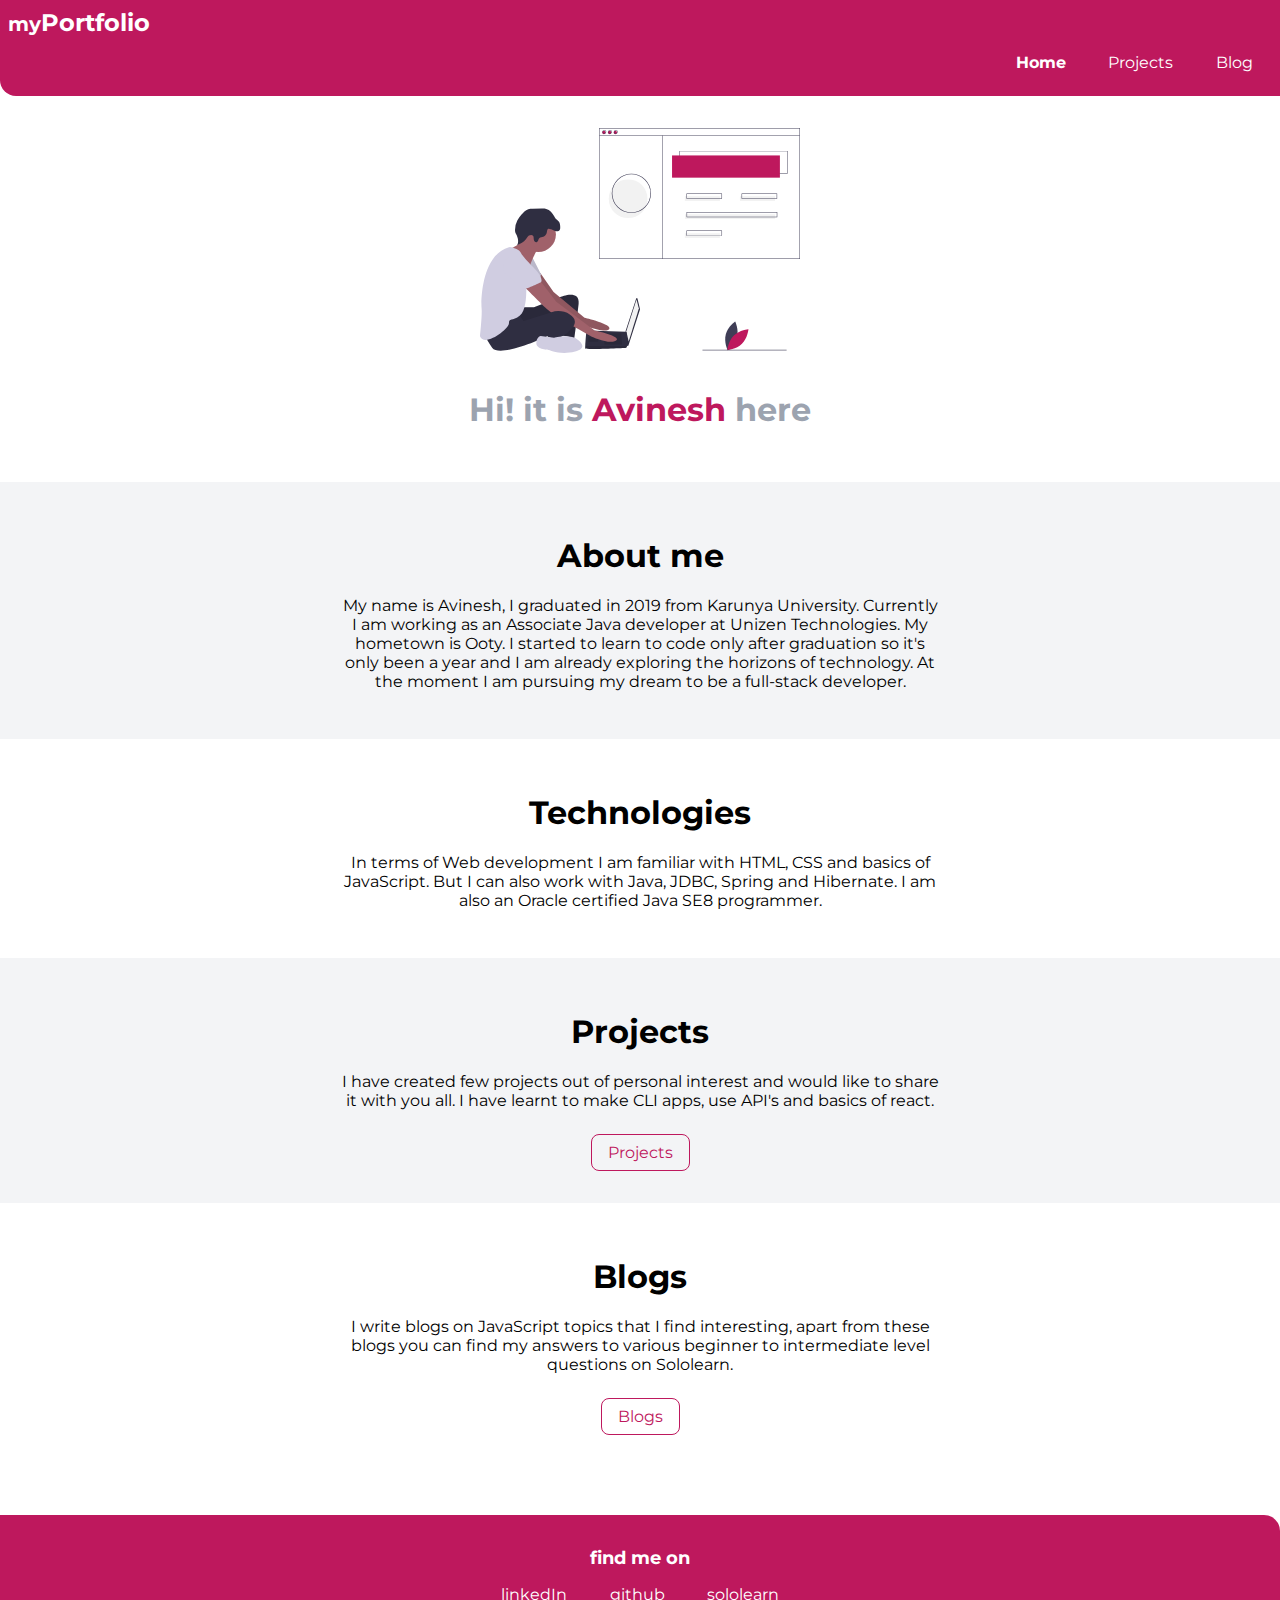
<file: index.html>
<!DOCTYPE html>
<html>
<head>
	<title>Avinesh</title>
	<meta name="viewport" content="width=device-width, initial-scale=1.0">
	<link rel="stylesheet" type="text/css" href="styles.css">
</head>
<body>
	<nav class="navigation container">
		<div class="nav-brand"><small>my</small>Portfolio</div>
		<ul class="list-non-bullet nav-pills">
			<li class="list-item-inline"><a class="link link-active" href="#">Home</a></li>
			<li class="list-item-inline"><a class="link" href="projects.html">Projects</a></li>
			<li class="list-item-inline"><a class="link" href="blogs.html">Blog</a></li>
		</ul>
	</nav>

	<header class="hero"> 
		<img class="hero-img" src="images/hero.svg"/>
		<h1 class="hero-heading">Hi! it is
		<span class="heading-highlight">Avinesh</span> here</h1>
	</header>

	<section class="section off-white">
		<div class="container container-center">
			<h1>About me</h1>
			<p>My name is Avinesh, I graduated in 2019 from Karunya University. Currently I am working as an Associate Java developer at Unizen Technologies. My hometown is Ooty. I started to learn to code only after graduation so it's only been a year and I am already exploring the horizons of technology. At the moment I am pursuing my dream to be a full-stack developer.</p>
		</div>	
	</section>

	<section class="section">
		<div class="container container-center">
			<h1>Technologies</h1>
			<p>In terms of Web development I am familiar with HTML, CSS and basics of JavaScript. But I can also work with Java, JDBC, Spring and Hibernate. I am also an Oracle certified Java SE8 programmer.</p>
		</div>	
	</section>

	<section class="section off-white">
		<div class="container container-center">
			<h1>Projects</h1>
			<p>I have created few projects out of personal interest and would like to share it with you all. I have learnt to make CLI apps, use API's and basics of react.</p>
			<a class="link link-secondary" href="projects.html">Projects</a>
		</div>	
	</section>

	<section class="section">
		<div class="container container-center">
			<h1>Blogs</h1>
			<p>I write blogs on JavaScript topics that I find interesting, apart from these blogs you can find my answers to various beginner to intermediate level questions on Sololearn.</p>
			<a class="link link-secondary" href="blogs.html">Blogs</a>
		</div>	
	</section>

	<footer class="footer">
		<div class="footer-header">find me on</div>
		<ul class="social-links list-non-bullet">
			<li class="list-item-inline"><a class="link" href="https://www.linkedin.com/in/avinesh49/" target="_blank">linkedIn</a>
			</li>
			<li class="list-item-inline"><a class="link" href="https://github.com/avinesh49" target="_blank">github</a>
			</li>
			<li class="list-item-inline"><a class="link" href="https://www.sololearn.com/Profile/5818712" target="_blank">sololearn</a>
			</li>
		</ul>
	</footer>
</body>
</html>
</file>
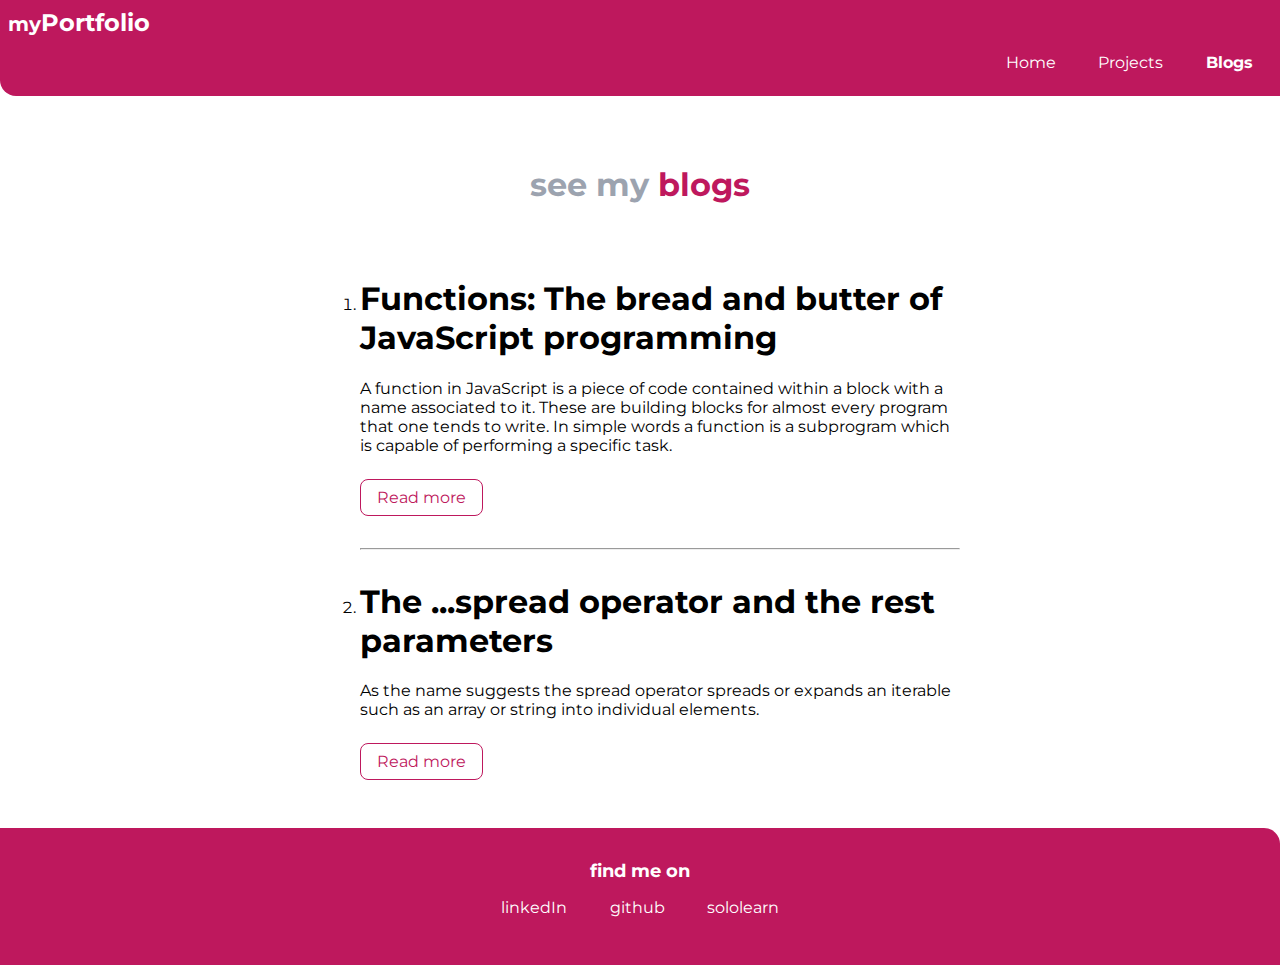
<file: blogs.html>
<!DOCTYPE html>
<html>
<head>
	<title>Avinesh</title>
	<meta name="viewport" content="width=device-width, initial-scale=1.0">
	<link rel="stylesheet" type="text/css" href="styles.css">
</head>
<body>
	<nav class="navigation container">
		<div class="nav-brand"><small>my</small>Portfolio</div>
		<ul class="list-non-bullet nav-pills">
			<li class="list-item-inline"><a class="link" href="index.html">Home</a></li>
			<li class="list-item-inline"><a class="link" href="projects.html">Projects</a></li>
			<li class="list-item-inline"><a class="link  link-active" href="#">Blogs</a></li>
		</ul>
	</nav>

	<header class="hero"> 
		<h1 class="hero-heading">see my
		<span class="heading-highlight">blogs</span></h1>
	</header>

	<ol class="container-center">
		<li>
			<h1>Functions: The bread and butter of JavaScript programming</h1>
			<p>A function in JavaScript is a piece of code contained within a block with a name associated to it. These are building blocks for almost every program that one tends to write. In simple words a function is a subprogram which is capable of performing a specific task.</p>
			<a class="link link-secondary" href="https://dev.to/avinesh49/functions-the-bread-and-butter-of-javascript-programming-3jh6" target="_blank">Read more</a>
		</li>
		<hr>
		<li>
			<h1>The ...spread operator and the rest parameters</h1>
			<p>As the name suggests the spread operator spreads or expands an iterable such as an array or string into individual elements.</p>
			<a class="link link-secondary" href="https://dev.to/avinesh49/the-spread-operator-and-the-rest-parameters-3km4" target="_blank">Read more</a>
		</li>
	</ol>

	<footer class="footer">
		<div class="footer-header">find me on</div>
		<ul class="social-links list-non-bullet">
			<li class="list-item-inline"><a class="link" href="https://www.linkedin.com/in/avinesh49/" target="_blank">linkedIn</a>
			</li>
			<li class="list-item-inline"><a class="link" href="https://github.com/avinesh49" target="_blank">github</a>
			</li>
			<li class="list-item-inline"><a class="link" href="https://www.sololearn.com/Profile/5818712" target="_blank">sololearn</a>
			</li>
		</ul>
	</footer>
</body>
</html>
</file>
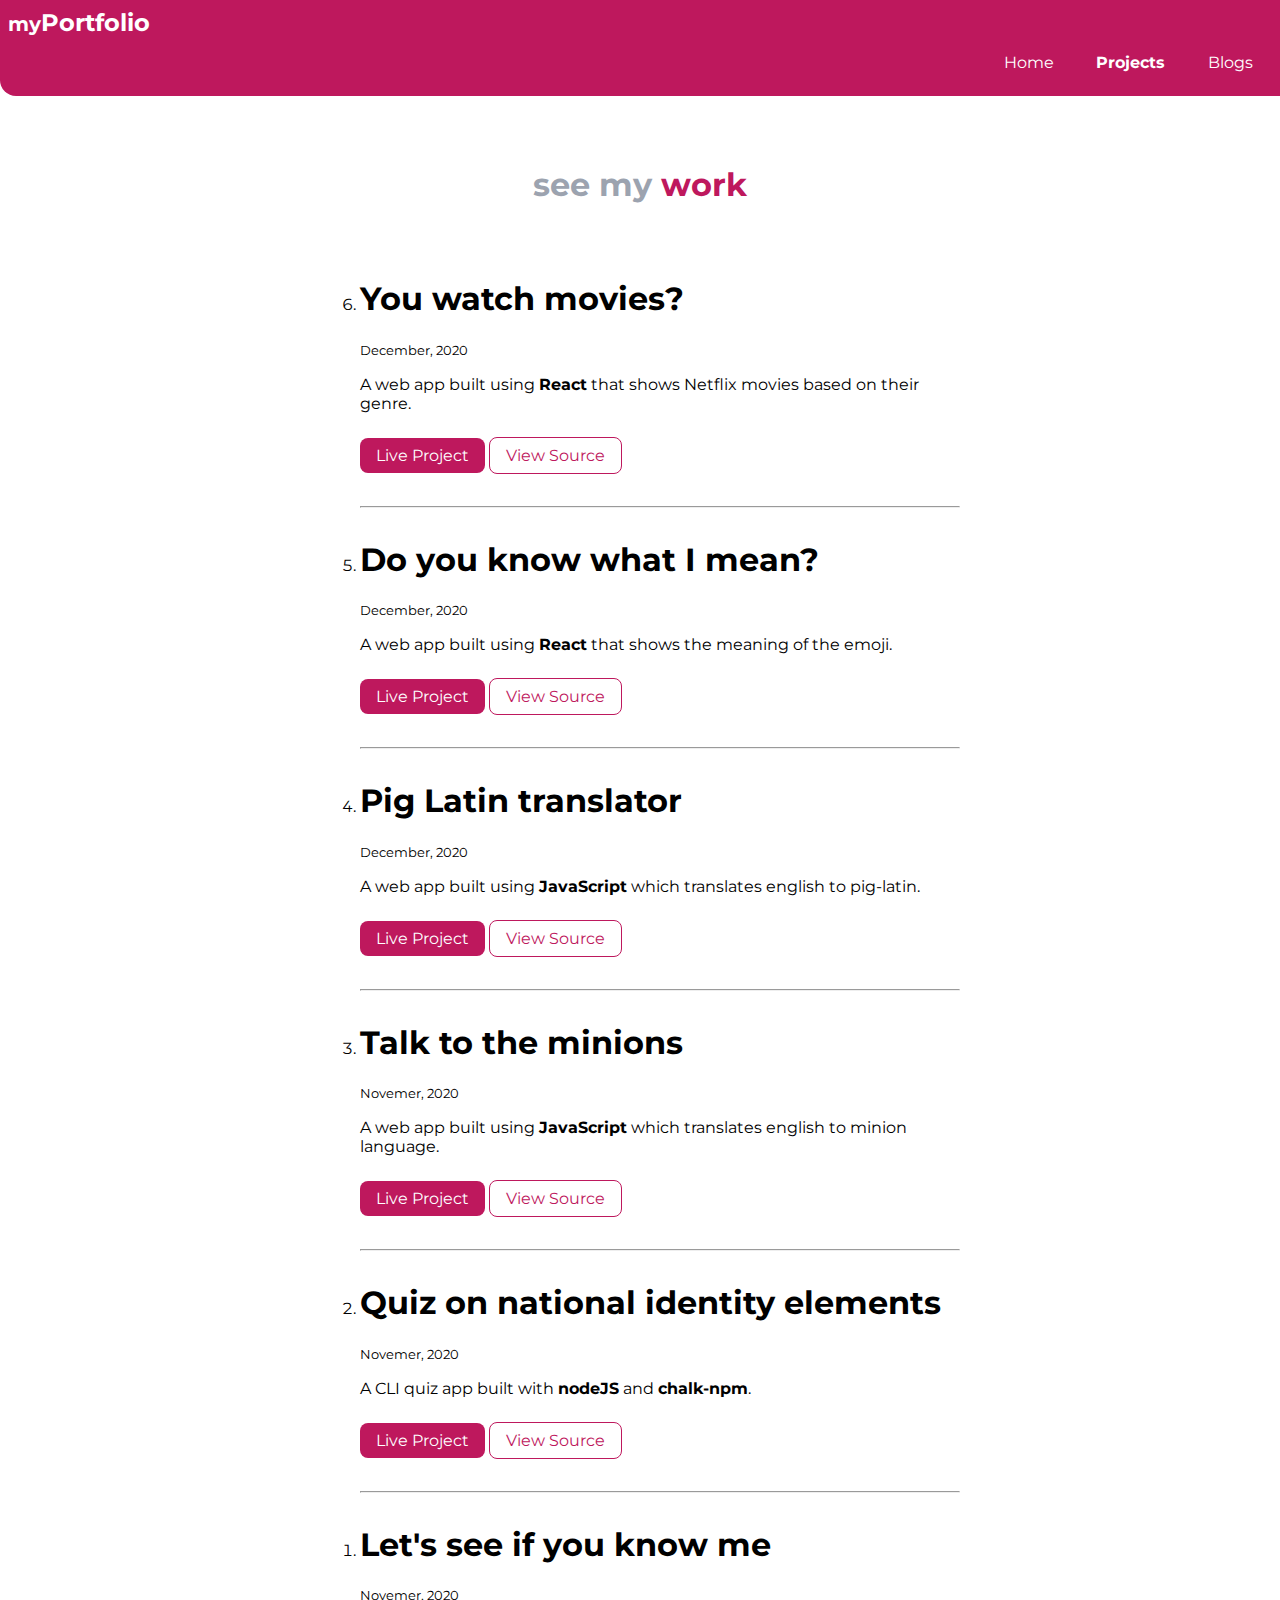
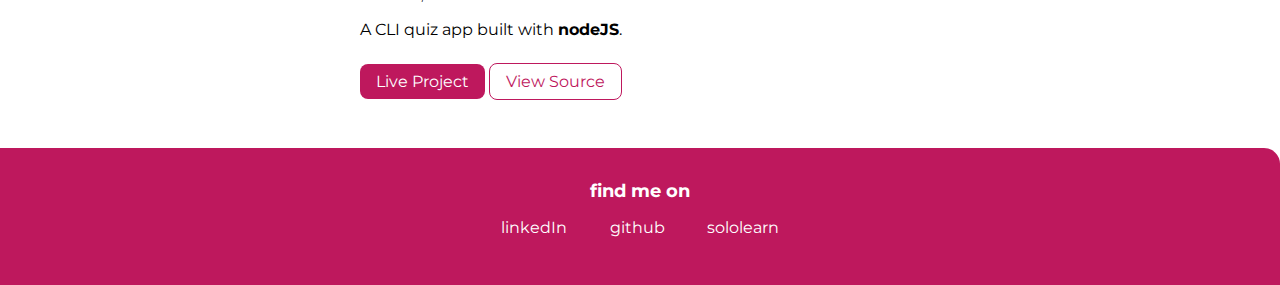
<file: projects.html>
<!DOCTYPE html>
<html>
<head>
	<title>Avinesh</title>
	<meta name="viewport" content="width=device-width, initial-scale=1.0">
	<link rel="stylesheet" type="text/css" href="styles.css">
</head>
<body>
	<nav class="navigation container">
		<div class="nav-brand"><small>my</small>Portfolio</div>
		<ul class="list-non-bullet nav-pills">
			<li class="list-item-inline"><a class="link" href="index.html">Home</a></li>
			<li class="list-item-inline"><a class="link  link-active" href="#">Projects</a></li>
			<li class="list-item-inline"><a class="link" href="blogs.html">Blogs</a></li>
		</ul>
	</nav>

	<header class="hero"> 
		<h1 class="hero-heading">see my
		<span class="heading-highlight">work</span></h1>
	</header>

	<ol reversed class="container-center">

		<li>
			<h1>You watch movies?</h1>
			<small>December, 2020</small>
			<p>A web app built using <strong>React</strong> that shows Netflix movies based on their genre.</p>
			<a class="link link-primary" href="https://netflixmovielist.netlify.app/" target="_blank">Live Project</a>
			<a class="link link-secondary" href="https://github.com/avinesh49/NetflixMovies" target="_blank">View Source</a>
		</li>
		<hr>
		<li>
			<h1>Do you know what I mean?</h1>
			<small>December, 2020</small>
			<p>A web app built using <strong>React</strong> that shows the meaning of the emoji.</p>
			<a class="link link-primary" href="https://emojiinterpreter.netlify.app/" target="_blank">Live Project</a>
			<a class="link link-secondary" href="https://github.com/avinesh49/EmojiInterpreter" target="_blank">View Source</a>
		</li>
		<hr>
		<li>
			<h1>Pig Latin translator</h1>
			<small>December, 2020</small>
			<p>A web app built using <strong>JavaScript</strong> which translates english to pig-latin.</p>
			<a class="link link-primary" href="https://piglatintrans.netlify.app/" target="_blank">Live Project</a>
			<a class="link link-secondary" href="https://github.com/avinesh49/PiglatinTranslator" target="_blank">View Source</a>
		</li>
		<hr>
		<li>
			<h1>Talk to the minions</h1>
			<small>Novemer, 2020</small>
			<p>A web app built using <strong>JavaScript</strong> which translates english to minion language.</p>
			<a class="link link-primary" href="https://minionlang.netlify.app/" target="_blank">Live Project</a>
			<a class="link link-secondary" href="https://github.com/avinesh49/MinionTranslator" target="_blank">View Source</a>
		</li>
		<hr>
		<li>
			<h1>Quiz on national identity elements</h1>
			<small>Novemer, 2020</small>
			<p>A CLI quiz app built with <strong>nodeJS</strong> and <strong>chalk-npm</strong>.</p>
			<a class="link link-primary" href="https://repl.it/@AvineshP/quizIndianIdentityElements?embed=1&output=1#index.js" target="_blank">Live Project</a>
			<a class="link link-secondary" href="https://github.com/avinesh49/QuizApplication" target="_blank">View Source</a>
		</li>
		<hr>
		<li>
			<h1>Let's see if you know me</h1>
			<small>Novemer, 2020</small>
			<p>A CLI quiz app built with <strong>nodeJS</strong>.</p>
			<a class="link link-primary" href="https://repl.it/@AvineshP/doYouKnowMe?embed=1&output=1#index.js" target="_blank">Live Project</a>
			<a class="link link-secondary" href="https://github.com/avinesh49/DoYouKnowMe" target="_blank">View Source</a>
		</li>
	</ol>

	<footer class="footer">
		<div class="footer-header">find me on</div>
		<ul class="social-links list-non-bullet">
			<li class="list-item-inline"><a class="link" href="https://www.linkedin.com/in/avinesh49/" target="_blank">linkedIn</a>
			</li>
			<li class="list-item-inline"><a class="link" href="https://github.com/avinesh49" target="_blank">github</a>
			</li>
			<li class="list-item-inline"><a class="link" href="https://www.sololearn.com/Profile/5818712" target="_blank">sololearn</a>
			</li>
		</ul>
	</footer>
</body>
</html>
</file>
<file: styles.css>
@import url('https://fonts.googleapis.com/css2?family=Montserrat:wght@400;700&display=swap');

:root{
	--primary-color:#BE185D;
	--dark-gray:#9CA3AF;
	--off-white:#F3F4F6;
}
body{
	
	font-family: 'Montserrat', sans-serif;
	margin: 0px;
}

hr{
	margin: 2rem 0rem;
}
.container{
	padding-left: 1rem;
	padding-right: 1rem;
}

.container-center{
	max-width: 600px;
	margin:auto;
} 

.link{
	text-decoration: none;
	padding: 0.5rem 1rem;
}

.link-primary{
	background-color: var(--primary-color);
	border-radius: 0.5rem;
	color: white;
	display: inline-block;
	margin-top: 0.5rem;
}

.link-secondary{
	color: var(--primary-color);
	border-radius: 0.5rem;
	border: 1px solid  var(--primary-color);
	display: inline-block;
	margin-top: 0.5rem;
}

.list-non-bullet{
	list-style: none;
}

.list-item-inline{
	display: inline-block;
	padding: 0rem 0.2rem;
}

.navigation{
	background-color: var(--primary-color);
	color: white;
	padding: 0.5rem;
	border-bottom-left-radius: 1rem;
}

.navigation .nav-brand{
	font-weight: bold;
	font-size: 1.5rem;
}

.navigation .link-active{
	font-weight: bold;
}

.navigation .nav-pills{
	text-align: right;
}
.navigation .link{
	color: white;	
}

.hero{
	padding: 2rem;
}

.hero .hero-img{
	max-width: 320px;
	display: block;
	margin: auto;
}

.hero .hero-heading{
	padding-top: 1rem;
	text-align: center;
	color: var(--dark-gray);
}

.hero .hero-heading .heading-highlight{
	color:var(--primary-color);
}

.section{
	padding: 2rem;
	text-align: center;
}

.section h1{
	text-align: center;
}

.off-white{
	background-color: var(--off-white);
	text-align: center;
}

.footer{
	background-color: var(--primary-color);
	padding: 2rem 1rem;
	text-align: center;
	color: white;
	border-top-right-radius: 1rem;
	margin-top: 3rem;
}

.footer .footer-header{
	font-weight: bold;
	font-size: large;
}

.footer .link{
	color: white;
}

.footer ul{
	padding-inline-start:0px;
}
</file>
